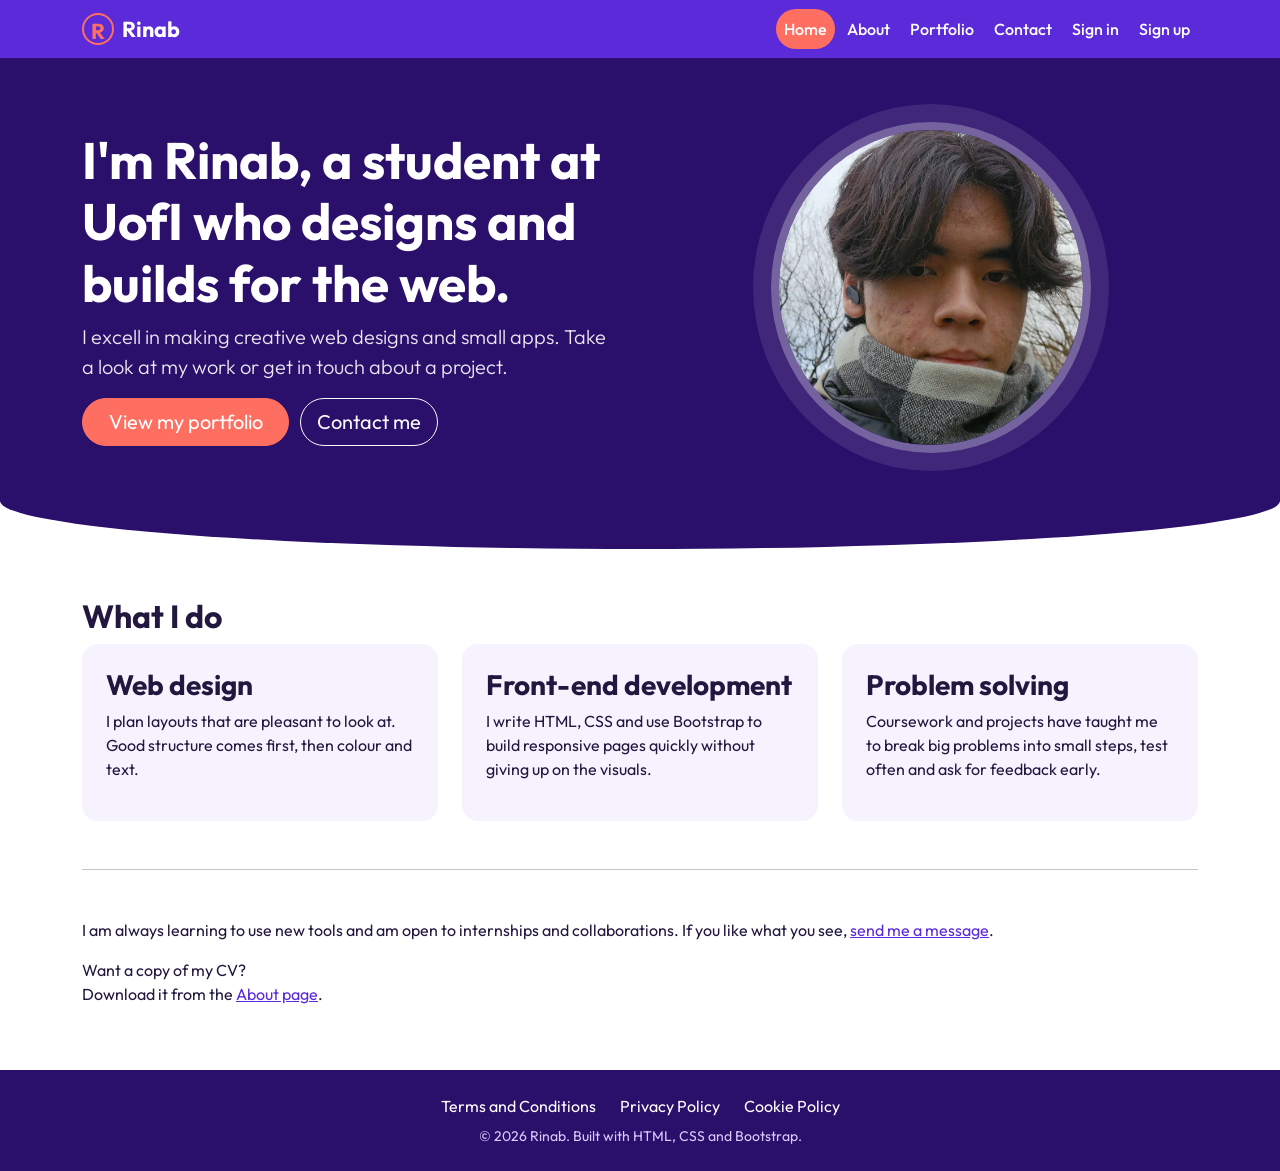
<file: index.html>
<html lang="en">
<head>
<meta charset="UTF-8">
<meta name="viewport" content="width=device-width, initial-scale=1">
<meta name="description" content="Rinab's personal portfolio website">
<title>Home | Rinab</title>
<link href="https://cdn.jsdelivr.net/npm/bootstrap@5.3.3/dist/css/bootstrap.min.css" rel="stylesheet">
<link rel="preconnect" href="https://fonts.googleapis.com">
<link href="https://fonts.googleapis.com/css2?family=Outfit:wght@400;500;600;700&display=swap" rel="stylesheet">
<link href="style.css" rel="stylesheet">
</head>
<body>
<header class="site-header">
<nav class="navbar navbar-expand-lg navbar-dark">
<div class="container">
<a class="navbar-brand" href="index.html"><span class="logo-mark">R</span> Rinab</a>
<button class="navbar-toggler" type="button" data-bs-toggle="collapse" data-bs-target="#menu" aria-controls="menu" aria-expanded="false" aria-label="Toggle menu"><span class="navbar-toggler-icon"></span></button>
<div class="collapse navbar-collapse" id="menu"><ul class="navbar-nav ms-auto gap-lg-1"><li class="nav-item"><a class="nav-link active" href="index.html" aria-current="page">Home</a></li><li class="nav-item"><a class="nav-link" href="about.html">About</a></li><li class="nav-item"><a class="nav-link" href="portfolio.html">Portfolio</a></li><li class="nav-item"><a class="nav-link" href="contact.html">Contact</a></li><li class="nav-item"><a class="nav-link" href="signin.html">Sign in</a></li><li class="nav-item"><a class="nav-link" href="signup.html">Sign up</a></li></ul></div>
</div>
</nav>
</header>
<main>
<section class="hero">
<div class="container">
<div class="row align-items-center g-5">
<div class="col-lg-6">
<h1>I'm Rinab, a student at UofI who designs and builds for the web.</h1>
<p class="lead">I excell in making creative web designs and small apps. Take a look at my work or get in touch about a project.</p>
<a class="btn btn-coral btn-lg me-2" href="portfolio.html">View my portfolio</a>
<a class="btn btn-outline-light btn-lg" href="contact.html">Contact me</a>
</div>
<div class="col-lg-6 text-center"><img class="avatar" src="Screenshot_20251001_205351_Gallery.jpg" alt="Rinab"><circle cx="100" cy="100" r="100" fill="#ff7a6b"/><circle cx="100" cy="80" r="34" fill="#fff"/><path d="M36 175c8-40 40-58 64-58s56 18 64 58a100 100 0 0 1-128 0z" fill="#fff"/></svg></div>
</div>
</div>
</section>
<section class="py-5">
<div class="container">
<h2>What I do</h2>
<div class="row g-4">
<article class="col-md-4"><div class="card-soft"><h3>Web design</h3><p>I plan layouts that are pleasant to look at. Good structure comes first, then colour and text.</p></div></article>
<article class="col-md-4"><div class="card-soft"><h3>Front-end development</h3><p>I write HTML, CSS and use Bootstrap to build responsive pages quickly without giving up on the visuals.</p></div></article>
<article class="col-md-4"><div class="card-soft"><h3>Problem solving</h3><p>Coursework and projects have taught me to break big problems into small steps, test often and ask for feedback early.</p></div></article>
</div>
<hr class="my-5">
<p>I am always learning to use new tools and am open to internships and collaborations. If you like what you see, <a href="contact.html">send me a message</a>.</p>
<p>Want a copy of my CV?<br>Download it from the <a href="about.html">About page</a>.</p>
</div>
</section>
</main>
<footer class="site-footer">
<div class="container text-center">
<ul class="list-inline mb-2"><li class="list-inline-item"><a class="footer-link" href="terms.html">Terms and Conditions</a></li><li class="list-inline-item"><a class="footer-link" href="privacy.html">Privacy Policy</a></li><li class="list-inline-item"><a class="footer-link" href="cookies.html">Cookie Policy</a></li></ul>
<p class="mb-0"><small>&copy; 2026 Rinab. Built with HTML, CSS and Bootstrap.</small></p>
</div>
</footer>
<script src="https://cdn.jsdelivr.net/npm/bootstrap@5.3.3/dist/js/bootstrap.bundle.min.js"></script>
</body>
</html>
</file>
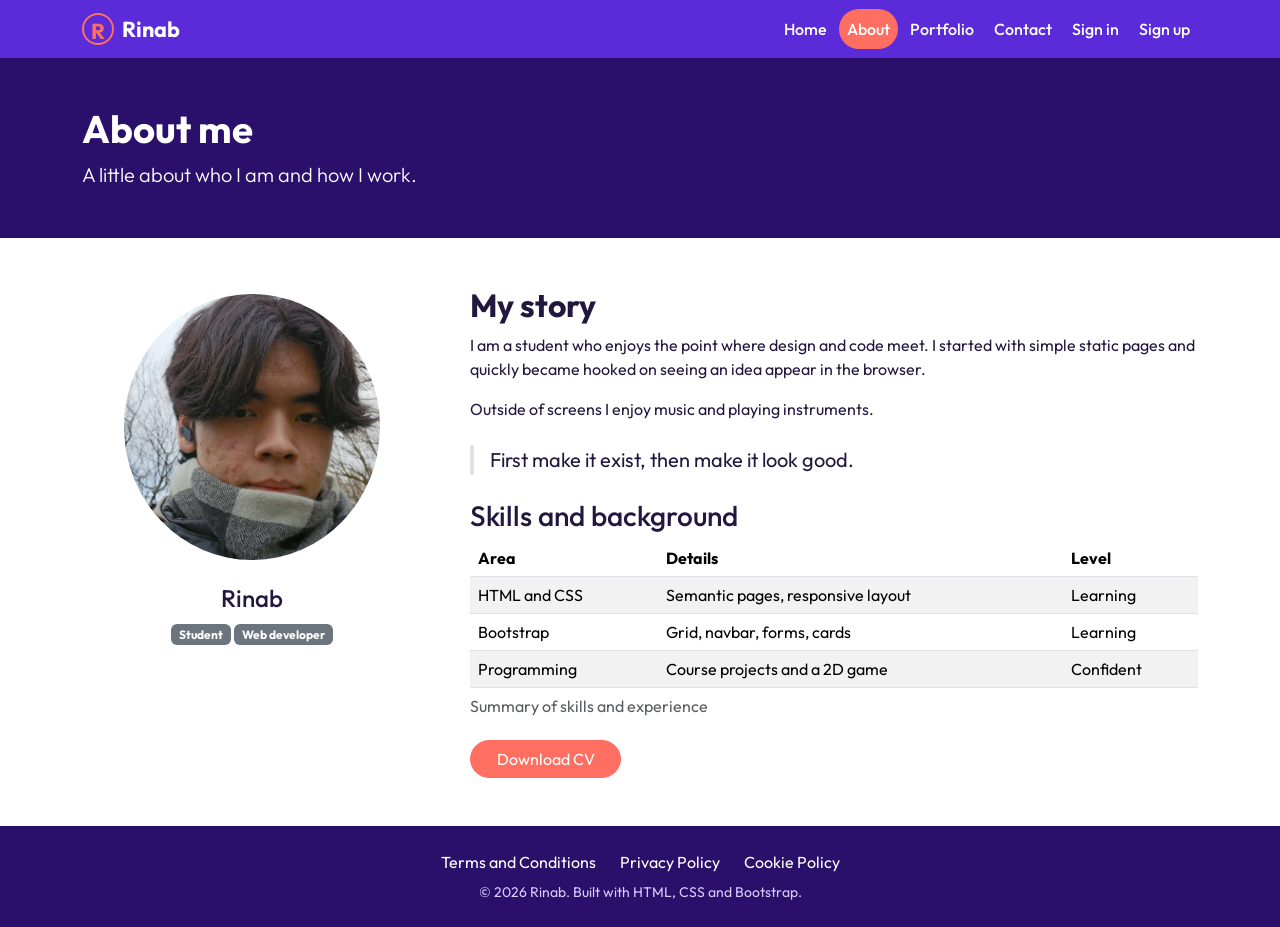
<file: about.html>
<html lang="en">
<head>
<meta charset="UTF-8">
<meta name="viewport" content="width=device-width, initial-scale=1">
<meta name="description" content="Rinab's personal portfolio website">
<title>About | Rinab</title>
<link href="https://cdn.jsdelivr.net/npm/bootstrap@5.3.3/dist/css/bootstrap.min.css" rel="stylesheet">
<link rel="preconnect" href="https://fonts.googleapis.com">
<link href="https://fonts.googleapis.com/css2?family=Outfit:wght@400;500;600;700&display=swap" rel="stylesheet">
<link href="style.css" rel="stylesheet">
</head>
<body>
<header class="site-header">
<nav class="navbar navbar-expand-lg navbar-dark">
<div class="container">
<a class="navbar-brand" href="index.html"><span class="logo-mark">R</span> Rinab</a>
<button class="navbar-toggler" type="button" data-bs-toggle="collapse" data-bs-target="#menu" aria-controls="menu" aria-expanded="false" aria-label="Toggle menu"><span class="navbar-toggler-icon"></span></button>
<div class="collapse navbar-collapse" id="menu"><ul class="navbar-nav ms-auto gap-lg-1"><li class="nav-item"><a class="nav-link" href="index.html">Home</a></li><li class="nav-item"><a class="nav-link active" href="about.html" aria-current="page">About</a></li><li class="nav-item"><a class="nav-link" href="portfolio.html">Portfolio</a></li><li class="nav-item"><a class="nav-link" href="contact.html">Contact</a></li><li class="nav-item"><a class="nav-link" href="signin.html">Sign in</a></li><li class="nav-item"><a class="nav-link" href="signup.html">Sign up</a></li></ul></div>
</div>
</nav>
</header>
<main>
<section class="page-banner"><div class="container"><h1>About me</h1><p class="lead mb-0">A little about who I am and how I work.</p></div></section>
<section class="py-5">
<div class="container">
<div class="row g-5">
<div class="col-lg-4 text-center"><img class="avatar" src="Screenshot_20251001_205351_Gallery.jpg" alt="Rinab"><circle cx="100" cy="100" r="100" fill="#ff7a6b"/><circle cx="100" cy="80" r="34" fill="#fff"/><path d="M36 175c8-40 40-58 64-58s56 18 64 58a100 100 0 0 1-128 0z" fill="#fff"/></svg><h2 class="h4 mt-3">Rinab</h2><p><span class="badge text-bg-secondary">Student</span> <span class="badge text-bg-secondary">Web developer</span></p></div>
<div class="col-lg-8">
<h2>My story</h2>
<p>I am a student who enjoys the point where design and code meet. I started with simple static pages and quickly became hooked on seeing an idea appear in the browser.</p>
<p>Outside of screens I enjoy music and playing instruments.</p>
<blockquote class="blockquote border-start border-4 ps-3 my-4"><p class="mb-0">First make it exist, then make it look good.</blockquote>
<h2 class="h3">Skills and background</h2>
<div class="table-responsive"><table class="table table-striped">
<caption>Summary of skills and experience</caption>
<thead><tr><th scope="col">Area</th><th scope="col">Details</th><th scope="col">Level</th></tr></thead>
<tbody>
<tr><td>HTML and CSS</td><td>Semantic pages, responsive layout</td><td>Learning</td></tr>
<tr><td>Bootstrap</td><td>Grid, navbar, forms, cards</td><td>Learning</td></tr>
<tr><td>Programming</td><td>Course projects and a 2D game</td><td>Confident</td></tr>
</tbody></table></div>
<a class="btn btn-coral" href="#" download>Download CV</a>
</div></div></div></section>
</main>
<footer class="site-footer">
<div class="container text-center">
<ul class="list-inline mb-2"><li class="list-inline-item"><a class="footer-link" href="terms.html">Terms and Conditions</a></li><li class="list-inline-item"><a class="footer-link" href="privacy.html">Privacy Policy</a></li><li class="list-inline-item"><a class="footer-link" href="cookies.html">Cookie Policy</a></li></ul>
<p class="mb-0"><small>&copy; 2026 Rinab. Built with HTML, CSS and Bootstrap.</small></p>
</div>
</footer>
<script src="https://cdn.jsdelivr.net/npm/bootstrap@5.3.3/dist/js/bootstrap.bundle.min.js"></script>
</body>
</html>
</file>
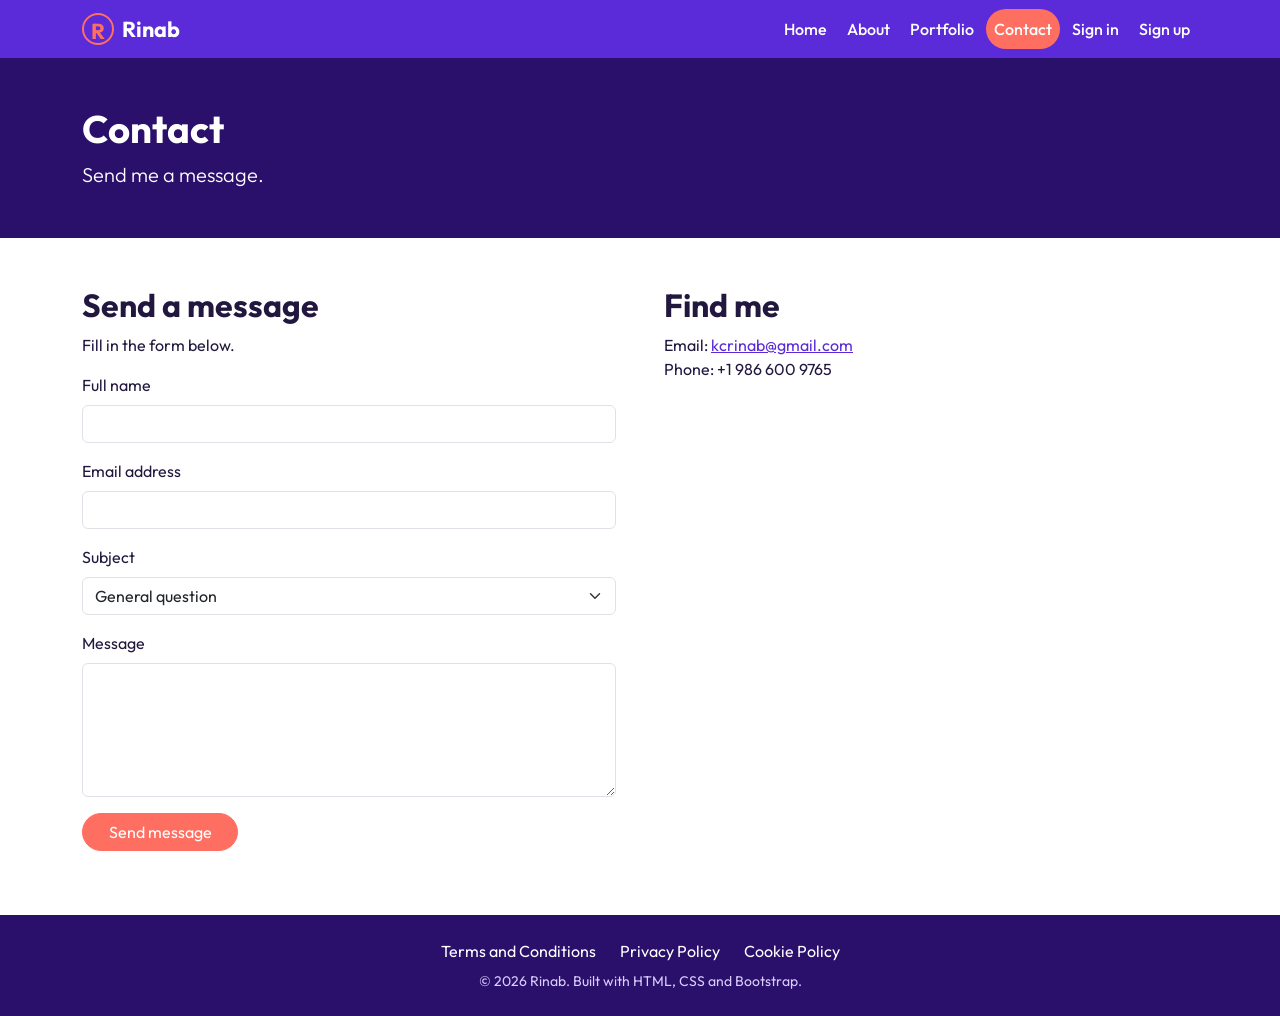
<file: contact.html>
<html lang="en">
<head>
<meta charset="UTF-8">
<meta name="viewport" content="width=device-width, initial-scale=1">
<meta name="description" content="Rinab's personal portfolio website">
<title>Contact | Rinab</title>
<link href="https://cdn.jsdelivr.net/npm/bootstrap@5.3.3/dist/css/bootstrap.min.css" rel="stylesheet">
<link rel="preconnect" href="https://fonts.googleapis.com">
<link href="https://fonts.googleapis.com/css2?family=Outfit:wght@400;500;600;700&display=swap" rel="stylesheet">
<link href="style.css" rel="stylesheet">
</head>
<body>
<header class="site-header">
<nav class="navbar navbar-expand-lg navbar-dark">
<div class="container">
<a class="navbar-brand" href="index.html"><span class="logo-mark">R</span> Rinab</a>
<button class="navbar-toggler" type="button" data-bs-toggle="collapse" data-bs-target="#menu" aria-controls="menu" aria-expanded="false" aria-label="Toggle menu"><span class="navbar-toggler-icon"></span></button>
<div class="collapse navbar-collapse" id="menu"><ul class="navbar-nav ms-auto gap-lg-1"><li class="nav-item"><a class="nav-link" href="index.html">Home</a></li><li class="nav-item"><a class="nav-link" href="about.html">About</a></li><li class="nav-item"><a class="nav-link" href="portfolio.html">Portfolio</a></li><li class="nav-item"><a class="nav-link active" href="contact.html" aria-current="page">Contact</a></li><li class="nav-item"><a class="nav-link" href="signin.html">Sign in</a></li><li class="nav-item"><a class="nav-link" href="signup.html">Sign up</a></li></ul></div>
</div>
</nav>
</header>
<main>
<section class="page-banner"><div class="container"><h1>Contact</h1><p class="lead mb-0">Send me a message.</p></div></section>
<section class="py-5"><div class="container">
<div class="row g-5">
<div class="col-lg-6">
<h2>Send a message</h2>
<p>Fill in the form below.</p>
<form action="#" method="post">
<div class="mb-3"><label for="name" class="form-label">Full name</label><input type="text" class="form-control" id="name" name="name" required></div>
<div class="mb-3"><label for="email" class="form-label">Email address</label><input type="email" class="form-control" id="email" name="email" required></div>
<div class="mb-3"><label for="subject" class="form-label">Subject</label><select class="form-select" id="subject" name="subject"><option>General question</option><option>Project enquiry</option><option>Internship</option></select></div>
<div class="mb-3"><label for="message" class="form-label">Message</label><textarea class="form-control" id="message" name="message" rows="5" required></textarea></div>
<button type="submit" class="btn btn-coral">Send message</button>
</form></div>
<div class="col-lg-6">
<h2>Find me</h2>
<address>Email: <a href="mailto:kcrinab@gmail.com">kcrinab@gmail.com</a><br>Phone: +1 986 600 9765</address>
<div class="ratio ratio-4x3"><iframe title="Map showing my location" src="https://maps.google.com/maps?width=520&amp;height=400&amp;hl=en&amp;q=1204%20S%20Main%20St.%2C%2083843%20Moscow&amp;z=15&amp;ie=UTF8&amp;iwloc=B&amp;output=embed" loading="lazy" allowfullscreen></iframe></div>
</div></div></div></section>
</main>
<footer class="site-footer">
<div class="container text-center">
<ul class="list-inline mb-2"><li class="list-inline-item"><a class="footer-link" href="terms.html">Terms and Conditions</a></li><li class="list-inline-item"><a class="footer-link" href="privacy.html">Privacy Policy</a></li><li class="list-inline-item"><a class="footer-link" href="cookies.html">Cookie Policy</a></li></ul>
<p class="mb-0"><small>&copy; 2026 Rinab. Built with HTML, CSS and Bootstrap.</small></p>
</div>
</footer>
<script src="https://cdn.jsdelivr.net/npm/bootstrap@5.3.3/dist/js/bootstrap.bundle.min.js"></script>
</body>
</html>
</file>
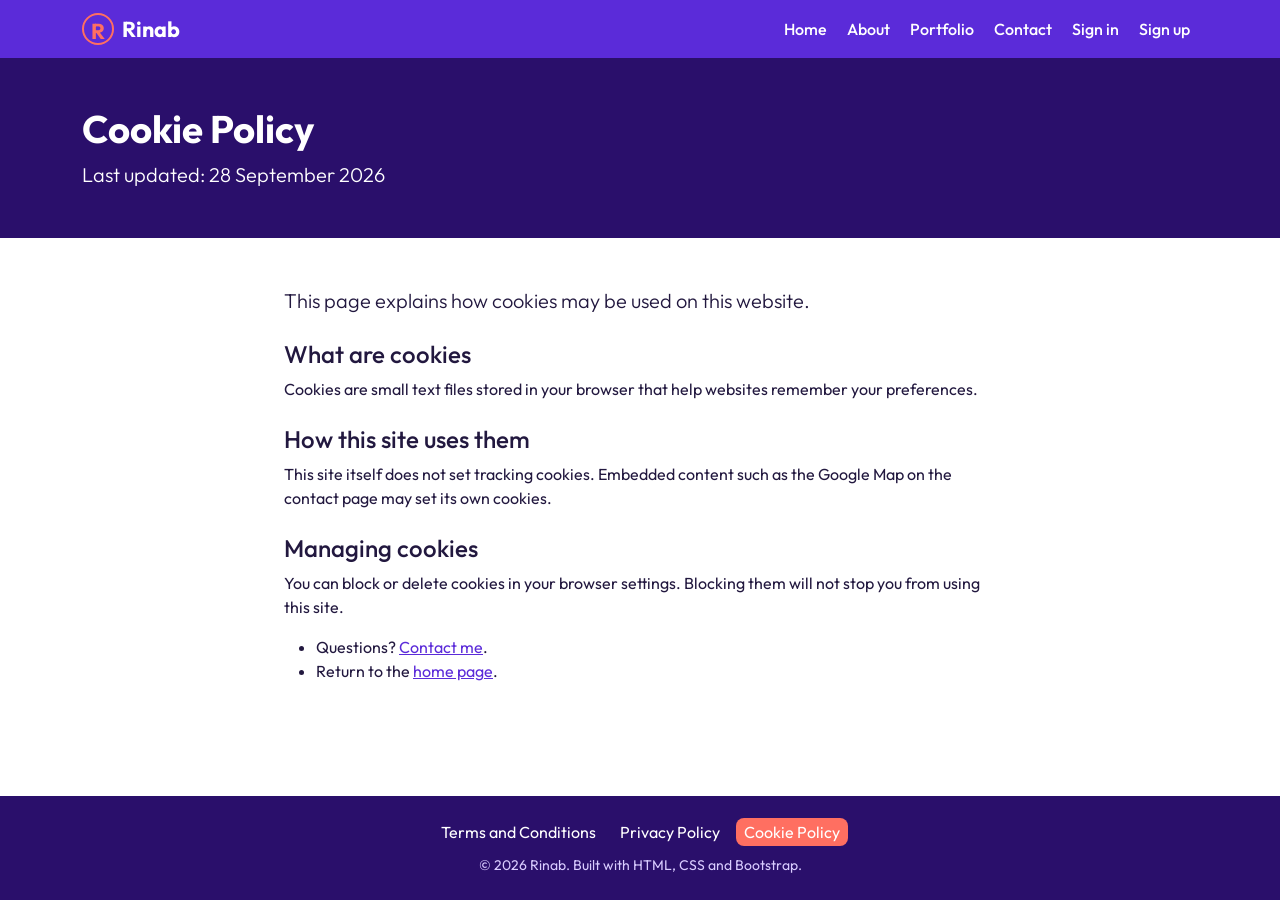
<file: cookies.html>
<!DOCTYPE html>
<html lang="en">
<head>
<meta charset="UTF-8">
<meta name="viewport" content="width=device-width, initial-scale=1">
<meta name="description" content="Rinab's personal portfolio website">
<title>Cookie Policy | Rinab</title>
<link href="https://cdn.jsdelivr.net/npm/bootstrap@5.3.3/dist/css/bootstrap.min.css" rel="stylesheet">
<link rel="preconnect" href="https://fonts.googleapis.com">
<link href="https://fonts.googleapis.com/css2?family=Outfit:wght@400;500;600;700&display=swap" rel="stylesheet">
<link href="style.css" rel="stylesheet">
</head>
<body>
<header class="site-header">
<nav class="navbar navbar-expand-lg navbar-dark">
<div class="container">
<a class="navbar-brand" href="index.html"><span class="logo-mark">R</span> Rinab</a>
<button class="navbar-toggler" type="button" data-bs-toggle="collapse" data-bs-target="#menu" aria-controls="menu" aria-expanded="false" aria-label="Toggle menu"><span class="navbar-toggler-icon"></span></button>
<div class="collapse navbar-collapse" id="menu"><ul class="navbar-nav ms-auto gap-lg-1"><li class="nav-item"><a class="nav-link" href="index.html">Home</a></li><li class="nav-item"><a class="nav-link" href="about.html">About</a></li><li class="nav-item"><a class="nav-link" href="portfolio.html">Portfolio</a></li><li class="nav-item"><a class="nav-link" href="contact.html">Contact</a></li><li class="nav-item"><a class="nav-link" href="signin.html">Sign in</a></li><li class="nav-item"><a class="nav-link" href="signup.html">Sign up</a></li></ul></div>
</div>
</nav>
</header>
<main>
<section class="page-banner"><div class="container"><h1>Cookie Policy</h1><p class="lead mb-0">Last updated: 28 September 2026</p></div></section><section class="py-5"><div class="container legal"><p class="lead">This page explains how cookies may be used on this website.</p><h2 class="h4 mt-4">What are cookies</h2><p>Cookies are small text files stored in your browser that help websites remember your preferences.</p><h2 class="h4 mt-4">How this site uses them</h2><p>This site itself does not set tracking cookies. Embedded content such as the Google Map on the contact page may set its own cookies.</p><h2 class="h4 mt-4">Managing cookies</h2><p>You can block or delete cookies in your browser settings. Blocking them will not stop you from using this site.</p><ul><li>Questions? <a href="contact.html">Contact me</a>.</li><li>Return to the <a href="index.html">home page</a>.</li></ul></div></section>
</main>
<footer class="site-footer">
<div class="container text-center">
<ul class="list-inline mb-2"><li class="list-inline-item"><a class="footer-link" href="terms.html">Terms and Conditions</a></li><li class="list-inline-item"><a class="footer-link" href="privacy.html">Privacy Policy</a></li><li class="list-inline-item"><a class="footer-link active" href="cookies.html">Cookie Policy</a></li></ul>
<p class="mb-0"><small>&copy; 2026 Rinab. Built with HTML, CSS and Bootstrap.</small></p>
</div>
</footer>
<script src="https://cdn.jsdelivr.net/npm/bootstrap@5.3.3/dist/js/bootstrap.bundle.min.js"></script>
</body>
</html>
</file>
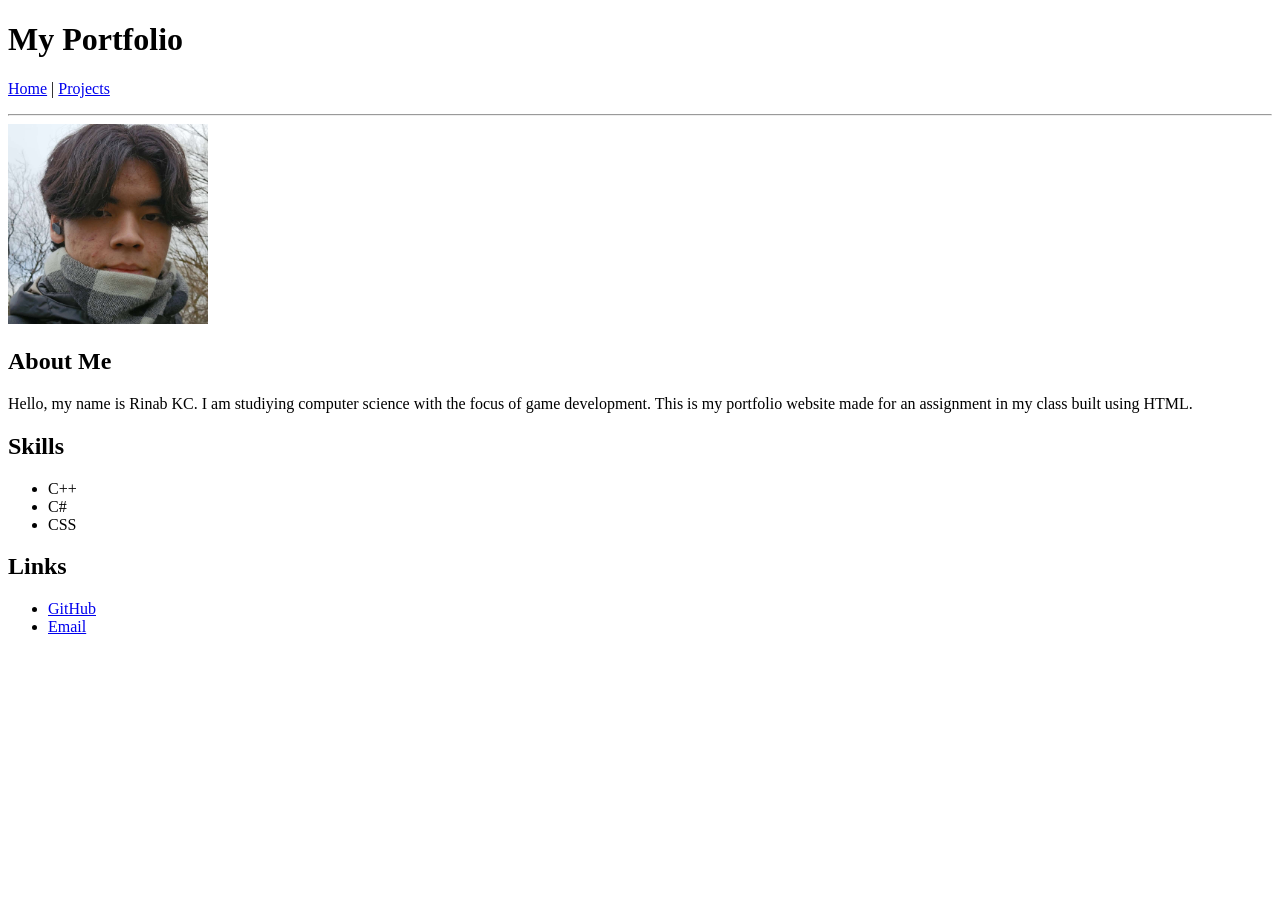
<file: port.html>
<!DOCTYPE html>
<html>
<head>
<title>My Portfolio</title>
</head>
<body>

<h1>My Portfolio</h1>

<p><a href="index.html">Home</a> | <a href="projects.html">Projects</a></p>

<hr>

<img src="Screenshot_20251001_205351_Gallery.jpg" width="200" height="200">

<h2>About Me</h2>
<p>Hello, my name is Rinab KC. I am studiying computer science with the focus of game development. This is my portfolio website made for an assignment in my class built using HTML.</p>

<h2>Skills</h2>
<ul>
  <li>C++</li>
  <li>C#</li>
  <li>CSS</li>
</ul>

<h2>Links</h2>
<ul>
  <li><a href="https://github.com/alpacoloco">GitHub</a></li>
  <li><a href="mailto:kc4087@vandals.uidaho.edu">Email</a></li>
</ul>

</body>
</html>
</file>
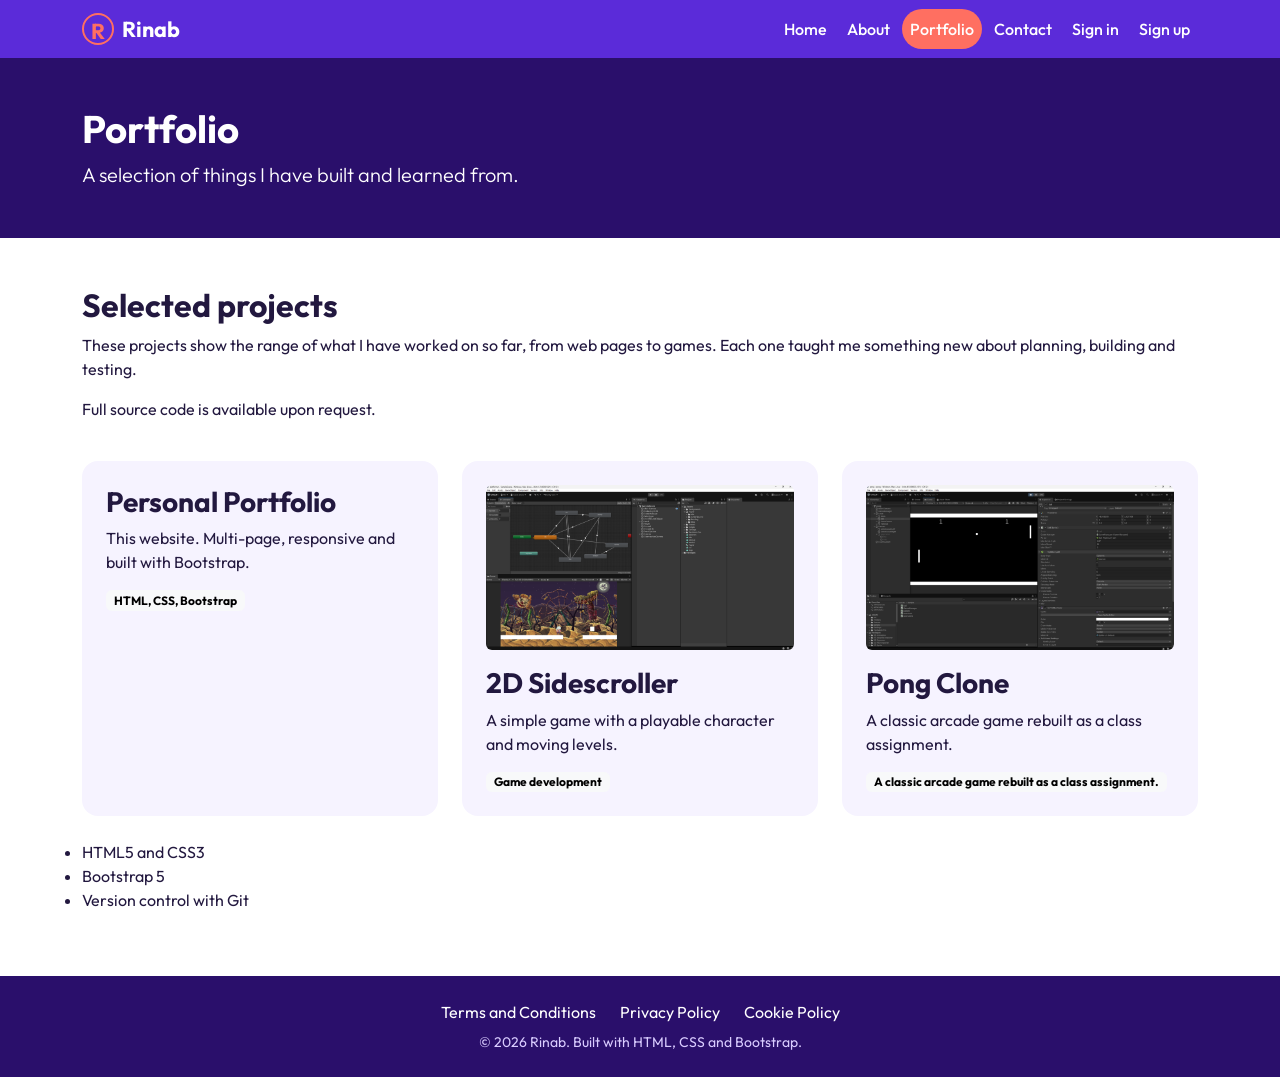
<file: portfolio.html>
<html lang="en">
<head>
<meta charset="UTF-8">
<meta name="viewport" content="width=device-width, initial-scale=1">
<meta name="description" content="Rinab's personal portfolio website">
<title>Portfolio | Rinab</title>
<link href="https://cdn.jsdelivr.net/npm/bootstrap@5.3.3/dist/css/bootstrap.min.css" rel="stylesheet">
<link rel="preconnect" href="https://fonts.googleapis.com">
<link href="https://fonts.googleapis.com/css2?family=Outfit:wght@400;500;600;700&display=swap" rel="stylesheet">
<link href="style.css" rel="stylesheet">
</head>
<body>
<header class="site-header">
<nav class="navbar navbar-expand-lg navbar-dark">
<div class="container">
<a class="navbar-brand" href="index.html"><span class="logo-mark">R</span> Rinab</a>
<button class="navbar-toggler" type="button" data-bs-toggle="collapse" data-bs-target="#menu" aria-controls="menu" aria-expanded="false" aria-label="Toggle menu"><span class="navbar-toggler-icon"></span></button>
<div class="collapse navbar-collapse" id="menu"><ul class="navbar-nav ms-auto gap-lg-1"><li class="nav-item"><a class="nav-link" href="index.html">Home</a></li><li class="nav-item"><a class="nav-link" href="about.html">About</a></li><li class="nav-item"><a class="nav-link active" href="portfolio.html" aria-current="page">Portfolio</a></li><li class="nav-item"><a class="nav-link" href="contact.html">Contact</a></li><li class="nav-item"><a class="nav-link" href="signin.html">Sign in</a></li><li class="nav-item"><a class="nav-link" href="signup.html">Sign up</a></li></ul></div>
</div>
</nav>
</header>
<main>
<section class="page-banner"><div class="container"><h1>Portfolio</h1><p class="lead mb-0">A selection of things I have built and learned from.</p></div></section>
<section class="py-5"><div class="container">
<h2>Selected projects</h2>
<p>These projects show the range of what I have worked on so far, from web pages to games. Each one taught me something new about planning, building and testing.</p>
<p>Full source code is available upon request.</p>
<div class="row g-4 mt-1"><article class="col-md-6 col-lg-4"><div class="card-soft h-100"><h3>Personal Portfolio</h3><p>This website. Multi-page, responsive and built with Bootstrap.</p><span class="badge text-bg-light">HTML, CSS, Bootstrap</span></div></article><article class="col-md-6 col-lg-4"><div class="card-soft h-100"><img class="img-fluid rounded mb-3" src="Screenshot 2026-09-15 171603.png" alt="Screenshot of Personal Portfolio"><h3>2D Sidescroller</h3><p>A simple game with a playable character and moving levels.</p><span class="badge text-bg-light">Game development</span></div></article><article class="col-md-6 col-lg-4"><div class="card-soft h-100"><img class="img-fluid rounded mb-3" src="Screenshot 2026-08-29 184834.png" alt="Screenshot of Personal Portfolio"><h3>Pong Clone</h3><p>A classic arcade game rebuilt as a class assignment.</p><span class="badge text-bg-light">A classic arcade game rebuilt as a class assignment.</span></div></article>
<ul><li>HTML5 and CSS3</li><li>Bootstrap 5</li><li>Version control with Git</li></ul>
</div></section>
</main>
<footer class="site-footer">
<div class="container text-center">
<ul class="list-inline mb-2"><li class="list-inline-item"><a class="footer-link" href="terms.html">Terms and Conditions</a></li><li class="list-inline-item"><a class="footer-link" href="privacy.html">Privacy Policy</a></li><li class="list-inline-item"><a class="footer-link" href="cookies.html">Cookie Policy</a></li></ul>
<p class="mb-0"><small>&copy; 2026 Rinab. Built with HTML, CSS and Bootstrap.</small></p>
</div>
</footer>
<script src="https://cdn.jsdelivr.net/npm/bootstrap@5.3.3/dist/js/bootstrap.bundle.min.js"></script>
</body>
</html>
</file>
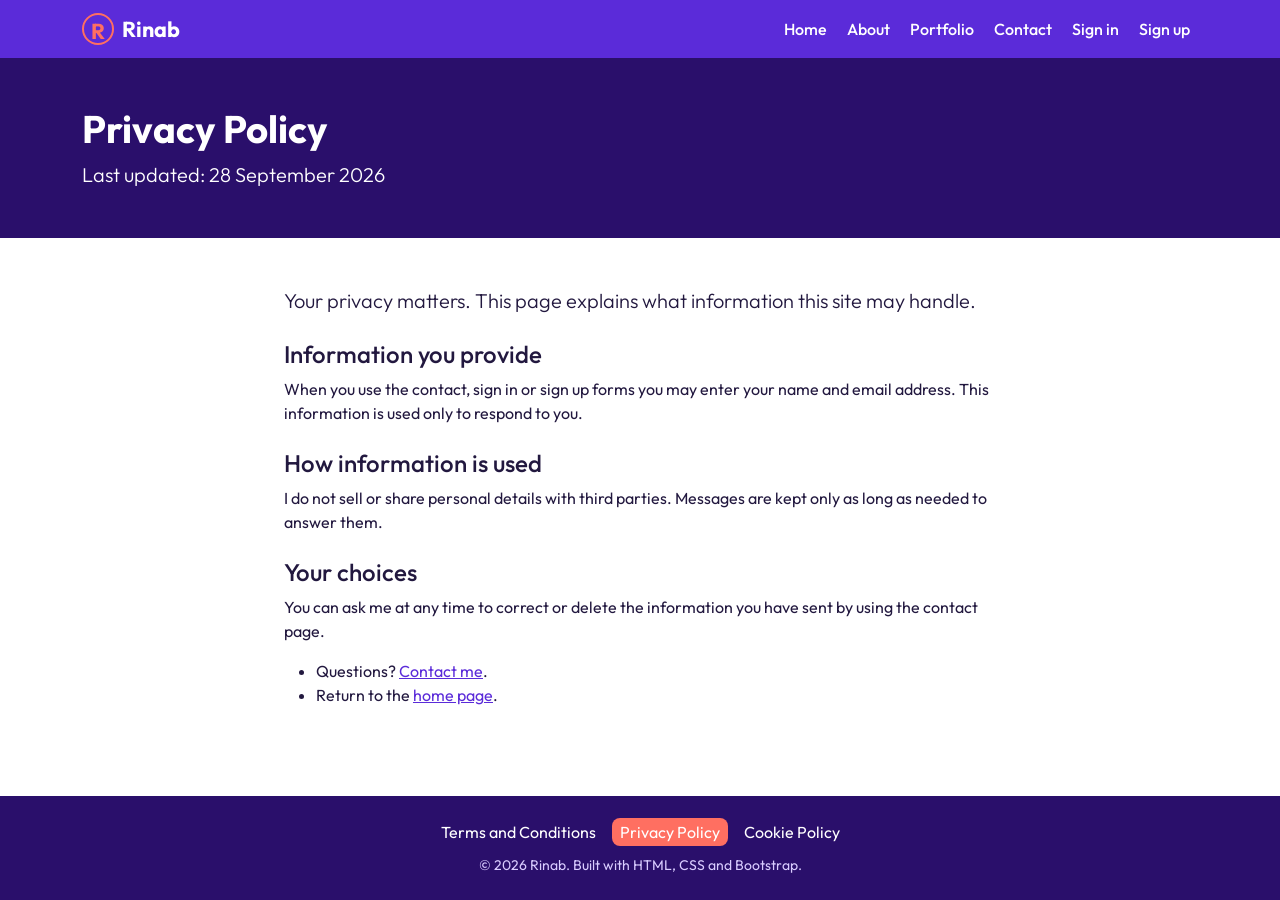
<file: privacy.html>
<!DOCTYPE html>
<html lang="en">
<head>
<meta charset="UTF-8">
<meta name="viewport" content="width=device-width, initial-scale=1">
<meta name="description" content="Rinab's personal portfolio website">
<title>Privacy Policy | Rinab</title>
<link href="https://cdn.jsdelivr.net/npm/bootstrap@5.3.3/dist/css/bootstrap.min.css" rel="stylesheet">
<link rel="preconnect" href="https://fonts.googleapis.com">
<link href="https://fonts.googleapis.com/css2?family=Outfit:wght@400;500;600;700&display=swap" rel="stylesheet">
<link href="style.css" rel="stylesheet">
</head>
<body>
<header class="site-header">
<nav class="navbar navbar-expand-lg navbar-dark">
<div class="container">
<a class="navbar-brand" href="index.html"><span class="logo-mark">R</span> Rinab</a>
<button class="navbar-toggler" type="button" data-bs-toggle="collapse" data-bs-target="#menu" aria-controls="menu" aria-expanded="false" aria-label="Toggle menu"><span class="navbar-toggler-icon"></span></button>
<div class="collapse navbar-collapse" id="menu"><ul class="navbar-nav ms-auto gap-lg-1"><li class="nav-item"><a class="nav-link" href="index.html">Home</a></li><li class="nav-item"><a class="nav-link" href="about.html">About</a></li><li class="nav-item"><a class="nav-link" href="portfolio.html">Portfolio</a></li><li class="nav-item"><a class="nav-link" href="contact.html">Contact</a></li><li class="nav-item"><a class="nav-link" href="signin.html">Sign in</a></li><li class="nav-item"><a class="nav-link" href="signup.html">Sign up</a></li></ul></div>
</div>
</nav>
</header>
<main>
<section class="page-banner"><div class="container"><h1>Privacy Policy</h1><p class="lead mb-0">Last updated: 28 September 2026</p></div></section><section class="py-5"><div class="container legal"><p class="lead">Your privacy matters. This page explains what information this site may handle.</p><h2 class="h4 mt-4">Information you provide</h2><p>When you use the contact, sign in or sign up forms you may enter your name and email address. This information is used only to respond to you.</p><h2 class="h4 mt-4">How information is used</h2><p>I do not sell or share personal details with third parties. Messages are kept only as long as needed to answer them.</p><h2 class="h4 mt-4">Your choices</h2><p>You can ask me at any time to correct or delete the information you have sent by using the contact page.</p><ul><li>Questions? <a href="contact.html">Contact me</a>.</li><li>Return to the <a href="index.html">home page</a>.</li></ul></div></section>
</main>
<footer class="site-footer">
<div class="container text-center">
<ul class="list-inline mb-2"><li class="list-inline-item"><a class="footer-link" href="terms.html">Terms and Conditions</a></li><li class="list-inline-item"><a class="footer-link active" href="privacy.html">Privacy Policy</a></li><li class="list-inline-item"><a class="footer-link" href="cookies.html">Cookie Policy</a></li></ul>
<p class="mb-0"><small>&copy; 2026 Rinab. Built with HTML, CSS and Bootstrap.</small></p>
</div>
</footer>
<script src="https://cdn.jsdelivr.net/npm/bootstrap@5.3.3/dist/js/bootstrap.bundle.min.js"></script>
</body>
</html>
</file>
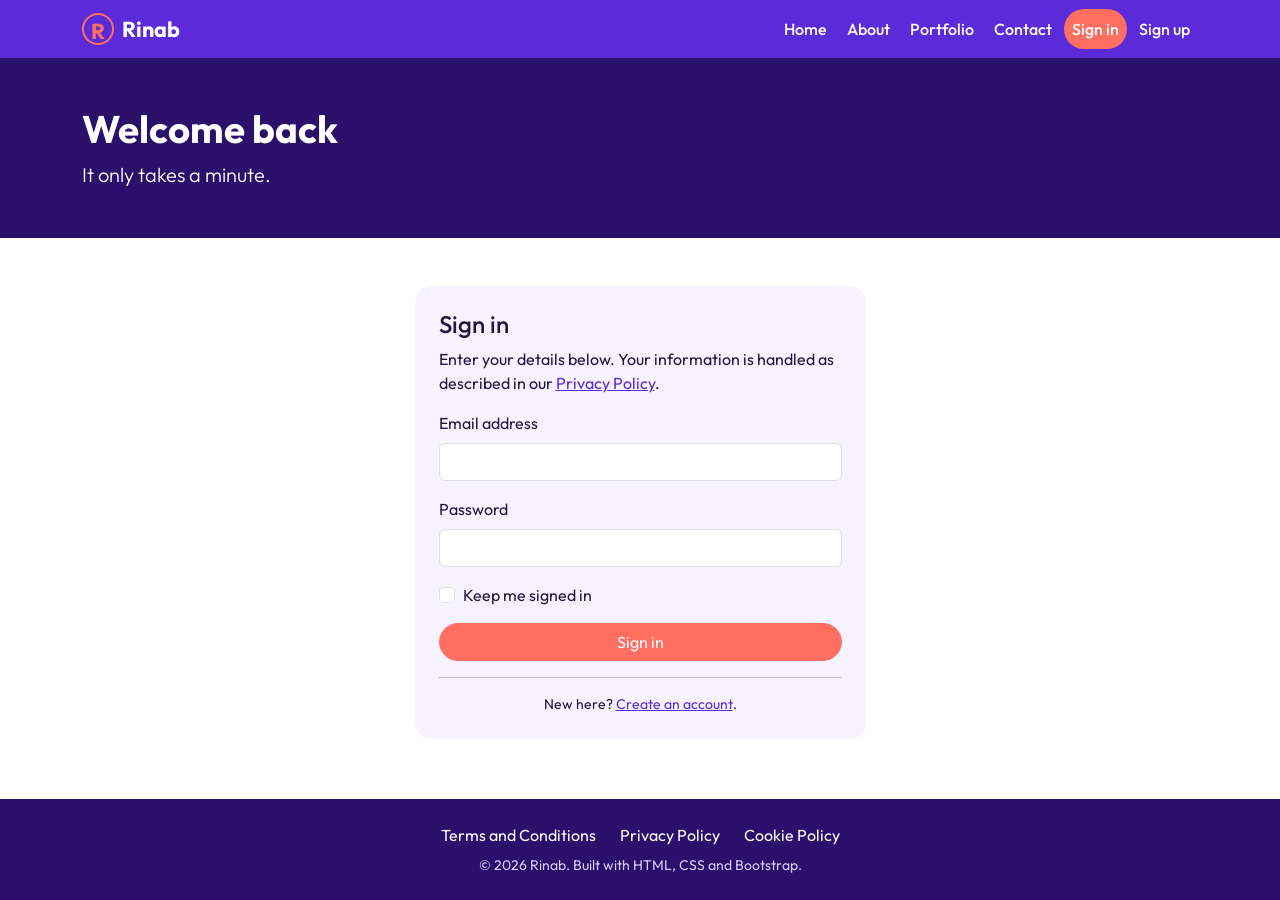
<file: signin.html>
<html lang="en">
<head>
<meta charset="UTF-8">
<meta name="viewport" content="width=device-width, initial-scale=1">
<meta name="description" content="Rinab's personal portfolio website">
<title>Sign in | Rinab</title>
<link href="https://cdn.jsdelivr.net/npm/bootstrap@5.3.3/dist/css/bootstrap.min.css" rel="stylesheet">
<link rel="preconnect" href="https://fonts.googleapis.com">
<link href="https://fonts.googleapis.com/css2?family=Outfit:wght@400;500;600;700&display=swap" rel="stylesheet">
<link href="style.css" rel="stylesheet">
</head>
<body>
<header class="site-header">
<nav class="navbar navbar-expand-lg navbar-dark">
<div class="container">
<a class="navbar-brand" href="index.html"><span class="logo-mark">R</span> Rinab</a>
<button class="navbar-toggler" type="button" data-bs-toggle="collapse" data-bs-target="#menu" aria-controls="menu" aria-expanded="false" aria-label="Toggle menu"><span class="navbar-toggler-icon"></span></button>
<div class="collapse navbar-collapse" id="menu"><ul class="navbar-nav ms-auto gap-lg-1"><li class="nav-item"><a class="nav-link" href="index.html">Home</a></li><li class="nav-item"><a class="nav-link" href="about.html">About</a></li><li class="nav-item"><a class="nav-link" href="portfolio.html">Portfolio</a></li><li class="nav-item"><a class="nav-link" href="contact.html">Contact</a></li><li class="nav-item"><a class="nav-link active" href="signin.html" aria-current="page">Sign in</a></li><li class="nav-item"><a class="nav-link" href="signup.html">Sign up</a></li></ul></div>
</div>
</nav>
</header>
<main>
<section class="page-banner"><div class="container"><h1>Welcome back</h1><p class="lead mb-0">It only takes a minute.</p></div></section>
<section class="py-5"><div class="container"><div class="row justify-content-center"><div class="col-md-8 col-lg-5">
<div class="card-soft">
<h2 class="h4">Sign in</h2>
<p>Enter your details below. Your information is handled as described in our <a href="privacy.html">Privacy Policy</a>.</p>
<form action="#" method="post">

<div class="mb-3"><label for="email" class="form-label">Email address</label><input type="email" class="form-control" id="email" required></div>
<div class="mb-3"><label for="password" class="form-label">Password</label><input type="password" class="form-control" id="password" minlength="8" required></div>
<div class="form-check mb-3"><input class="form-check-input" type="checkbox" id="remember"><label class="form-check-label" for="remember">Keep me signed in</label></div>
<button type="submit" class="btn btn-coral w-100">Sign in</button>
</form>
<hr><p class="mb-0 text-center"><small>New here? <a href="signup.html">Create an account</a>.</small></p>
</div></div></div></div></section>
</main>
<footer class="site-footer">
<div class="container text-center">
<ul class="list-inline mb-2"><li class="list-inline-item"><a class="footer-link" href="terms.html">Terms and Conditions</a></li><li class="list-inline-item"><a class="footer-link" href="privacy.html">Privacy Policy</a></li><li class="list-inline-item"><a class="footer-link" href="cookies.html">Cookie Policy</a></li></ul>
<p class="mb-0"><small>&copy; 2026 Rinab. Built with HTML, CSS and Bootstrap.</small></p>
</div>
</footer>
<script src="https://cdn.jsdelivr.net/npm/bootstrap@5.3.3/dist/js/bootstrap.bundle.min.js"></script>
</body>
</html>
</file>
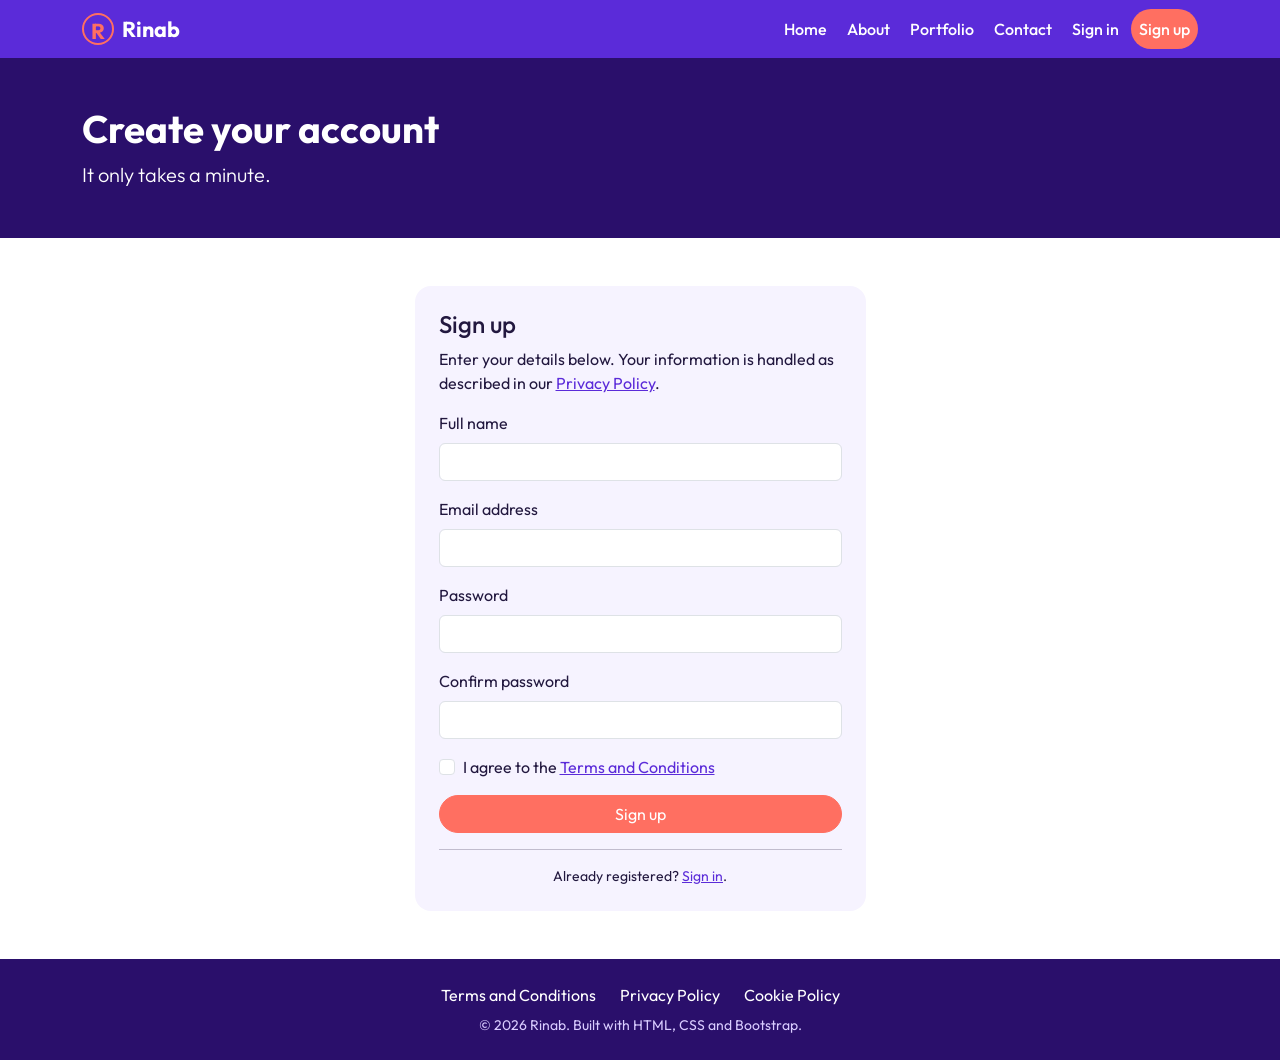
<file: signup.html>
<html lang="en">
<head>
<meta charset="UTF-8">
<meta name="viewport" content="width=device-width, initial-scale=1">
<meta name="description" content="Rinab's personal portfolio website">
<title>Sign up | Rinab</title>
<link href="https://cdn.jsdelivr.net/npm/bootstrap@5.3.3/dist/css/bootstrap.min.css" rel="stylesheet">
<link rel="preconnect" href="https://fonts.googleapis.com">
<link href="https://fonts.googleapis.com/css2?family=Outfit:wght@400;500;600;700&display=swap" rel="stylesheet">
<link href="style.css" rel="stylesheet">
</head>
<body>
<header class="site-header">
<nav class="navbar navbar-expand-lg navbar-dark">
<div class="container">
<a class="navbar-brand" href="index.html"><span class="logo-mark">R</span> Rinab</a>
<button class="navbar-toggler" type="button" data-bs-toggle="collapse" data-bs-target="#menu" aria-controls="menu" aria-expanded="false" aria-label="Toggle menu"><span class="navbar-toggler-icon"></span></button>
<div class="collapse navbar-collapse" id="menu"><ul class="navbar-nav ms-auto gap-lg-1"><li class="nav-item"><a class="nav-link" href="index.html">Home</a></li><li class="nav-item"><a class="nav-link" href="about.html">About</a></li><li class="nav-item"><a class="nav-link" href="portfolio.html">Portfolio</a></li><li class="nav-item"><a class="nav-link" href="contact.html">Contact</a></li><li class="nav-item"><a class="nav-link" href="signin.html">Sign in</a></li><li class="nav-item"><a class="nav-link active" href="signup.html" aria-current="page">Sign up</a></li></ul></div>
</div>
</nav>
</header>
<main>
<section class="page-banner"><div class="container"><h1>Create your account</h1><p class="lead mb-0">It only takes a minute.</p></div></section>
<section class="py-5"><div class="container"><div class="row justify-content-center"><div class="col-md-8 col-lg-5">
<div class="card-soft">
<h2 class="h4">Sign up</h2>
<p>Enter your details below. Your information is handled as described in our <a href="privacy.html">Privacy Policy</a>.</p>
<form action="#" method="post">
<div class="mb-3"><label for="fullname" class="form-label">Full name</label><input type="text" class="form-control" id="fullname" required></div>
<div class="mb-3"><label for="email" class="form-label">Email address</label><input type="email" class="form-control" id="email" required></div>
<div class="mb-3"><label for="password" class="form-label">Password</label><input type="password" class="form-control" id="password" minlength="8" required></div>
<div class="mb-3"><label for="confirm" class="form-label">Confirm password</label><input type="password" class="form-control" id="confirm" required></div><div class="form-check mb-3"><input class="form-check-input" type="checkbox" id="agree" required><label class="form-check-label" for="agree">I agree to the <a href="terms.html">Terms and Conditions</a></label></div>
<button type="submit" class="btn btn-coral w-100">Sign up</button>
</form>
<hr><p class="mb-0 text-center"><small>Already registered? <a href="signin.html">Sign in</a>.</small></p>
</div></div></div></div></section>
</main>
<footer class="site-footer">
<div class="container text-center">
<ul class="list-inline mb-2"><li class="list-inline-item"><a class="footer-link" href="terms.html">Terms and Conditions</a></li><li class="list-inline-item"><a class="footer-link" href="privacy.html">Privacy Policy</a></li><li class="list-inline-item"><a class="footer-link" href="cookies.html">Cookie Policy</a></li></ul>
<p class="mb-0"><small>&copy; 2026 Rinab. Built with HTML, CSS and Bootstrap.</small></p>
</div>
</footer>
<script src="https://cdn.jsdelivr.net/npm/bootstrap@5.3.3/dist/js/bootstrap.bundle.min.js"></script>
</body>
</html>
</file>
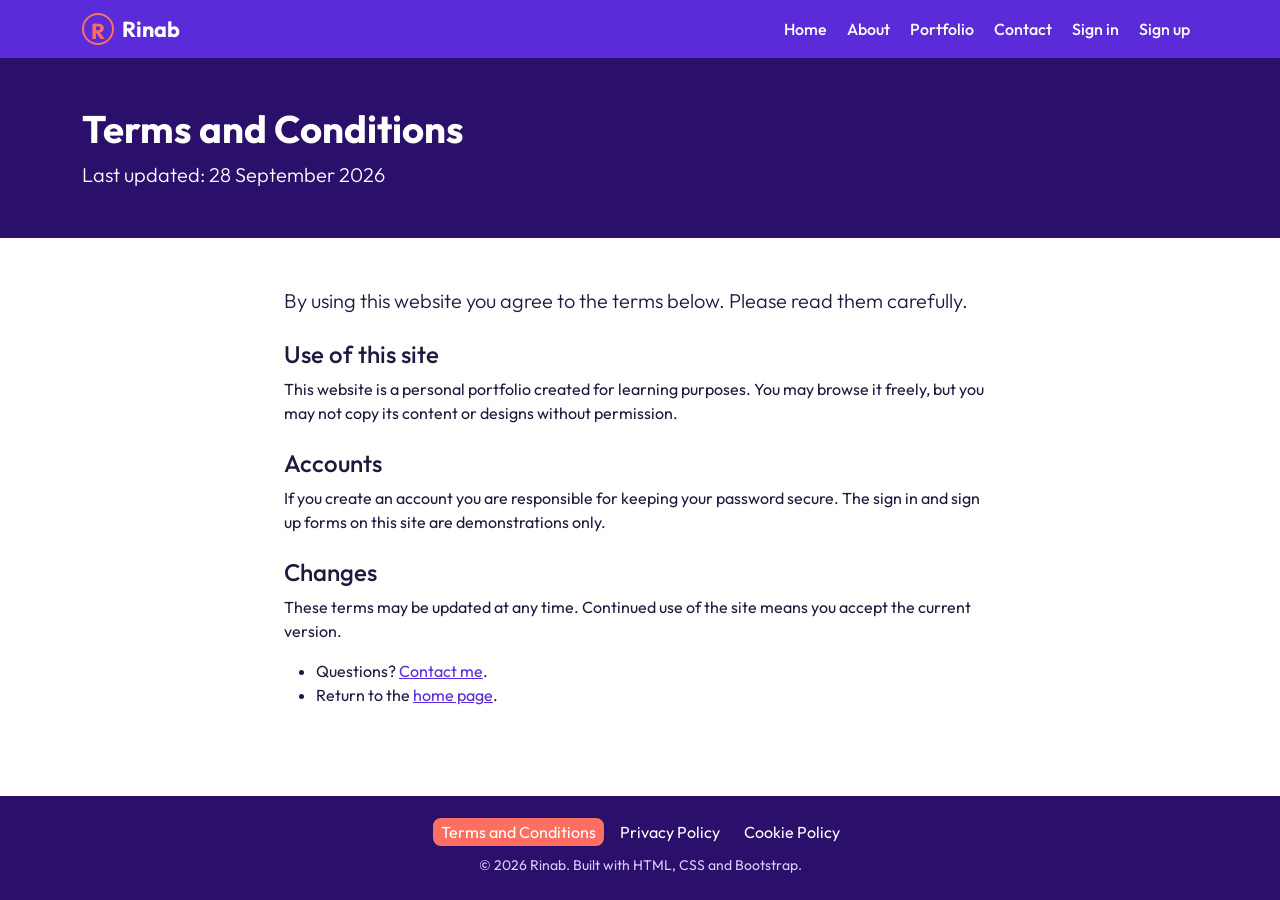
<file: terms.html>
<!DOCTYPE html>
<html lang="en">
<head>
<meta charset="UTF-8">
<meta name="viewport" content="width=device-width, initial-scale=1">
<meta name="description" content="Rinab's personal portfolio website">
<title>Terms and Conditions | Rinab</title>
<link href="https://cdn.jsdelivr.net/npm/bootstrap@5.3.3/dist/css/bootstrap.min.css" rel="stylesheet">
<link rel="preconnect" href="https://fonts.googleapis.com">
<link href="https://fonts.googleapis.com/css2?family=Outfit:wght@400;500;600;700&display=swap" rel="stylesheet">
<link href="style.css" rel="stylesheet">
</head>
<body>
<header class="site-header">
<nav class="navbar navbar-expand-lg navbar-dark">
<div class="container">
<a class="navbar-brand" href="index.html"><span class="logo-mark">R</span> Rinab</a>
<button class="navbar-toggler" type="button" data-bs-toggle="collapse" data-bs-target="#menu" aria-controls="menu" aria-expanded="false" aria-label="Toggle menu"><span class="navbar-toggler-icon"></span></button>
<div class="collapse navbar-collapse" id="menu"><ul class="navbar-nav ms-auto gap-lg-1"><li class="nav-item"><a class="nav-link" href="index.html">Home</a></li><li class="nav-item"><a class="nav-link" href="about.html">About</a></li><li class="nav-item"><a class="nav-link" href="portfolio.html">Portfolio</a></li><li class="nav-item"><a class="nav-link" href="contact.html">Contact</a></li><li class="nav-item"><a class="nav-link" href="signin.html">Sign in</a></li><li class="nav-item"><a class="nav-link" href="signup.html">Sign up</a></li></ul></div>
</div>
</nav>
</header>
<main>
<section class="page-banner"><div class="container"><h1>Terms and Conditions</h1><p class="lead mb-0">Last updated: 28 September 2026</p></div></section><section class="py-5"><div class="container legal"><p class="lead">By using this website you agree to the terms below. Please read them carefully.</p><h2 class="h4 mt-4">Use of this site</h2><p>This website is a personal portfolio created for learning purposes. You may browse it freely, but you may not copy its content or designs without permission.</p><h2 class="h4 mt-4">Accounts</h2><p>If you create an account you are responsible for keeping your password secure. The sign in and sign up forms on this site are demonstrations only.</p><h2 class="h4 mt-4">Changes</h2><p>These terms may be updated at any time. Continued use of the site means you accept the current version.</p><ul><li>Questions? <a href="contact.html">Contact me</a>.</li><li>Return to the <a href="index.html">home page</a>.</li></ul></div></section>
</main>
<footer class="site-footer">
<div class="container text-center">
<ul class="list-inline mb-2"><li class="list-inline-item"><a class="footer-link active" href="terms.html">Terms and Conditions</a></li><li class="list-inline-item"><a class="footer-link" href="privacy.html">Privacy Policy</a></li><li class="list-inline-item"><a class="footer-link" href="cookies.html">Cookie Policy</a></li></ul>
<p class="mb-0"><small>&copy; 2026 Rinab. Built with HTML, CSS and Bootstrap.</small></p>
</div>
</footer>
<script src="https://cdn.jsdelivr.net/npm/bootstrap@5.3.3/dist/js/bootstrap.bundle.min.js"></script>
</body>
</html>
</file>
<file: style.css>
.site-header,
.hero,
.page-banner {
  background: #5b2bd9;
}
:root{--violet:#5b2bd9;--violet-dark:#2a0f6b;--coral:#ff6f61;--ink:#22183f;--soft:#f6f3ff}
body{font-family:'Outfit',system-ui,sans-serif;color:var(--ink);background:#fff;display:flex;flex-direction:column;min-height:100vh}
main{flex:1}
h1,h2,h3{font-weight:700;line-height:1.2}
a{color:var(--violet)}
.site-header{background:linear-gradient(135deg,var(--violet),var(--violet))}
.navbar-brand{font-weight:700;font-size:1.35rem;display:flex;align-items:center;gap:.5rem}
.logo-mark{display:inline-grid;place-items:center;width:2rem;height:2rem;border-radius:50%;border:2px solid var(--coral);color:var(--coral)}
.navbar .nav-link{color:#fff;font-weight:500;padding:.5rem 1rem;border-radius:2rem}
.navbar .nav-link:hover{background:rgba(255,255,255,.15)}
.navbar .nav-link.active{background:var(--coral);color:#fff}
.hero,.page-banner{background:linear-gradient(135deg,var(--violet-dark),var(--violet-dark) 100%,#8a55f0);color:#fff}
.hero{padding:4rem 0 6rem;border-radius:0 0 50% 50%/0 0 3rem 3rem}
.hero h1{font-size:clamp(2rem,4.5vw,3.2rem)}
.hero .lead{max-width:34rem;opacity:.9}
.hero-hello .badge{background:#fff;color:var(--ink);font-size:1rem;padding:.6rem 1rem}
.avatar{width:min(320px,80%);border:8px solid rgba(255,255,255,.35);border-radius:50%;box-shadow:0 0 0 18px rgba(255,255,255,.1)}
.page-banner{padding:3rem 0}
.page-banner h1{font-size:2.4rem}
.btn-coral{background:var(--coral);border-color:var(--coral);color:#fff;border-radius:2rem;padding-inline:1.6rem}
.btn-coral:hover,.btn-coral:focus{background:#e85a4c;border-color:#e85a4c;color:#fff}
.btn-outline-light{border-radius:2rem}
.card-soft{background:var(--soft);border-radius:1rem;padding:1.5rem}
.thumb{height:130px;border-radius:.75rem;margin-bottom:1rem;background:linear-gradient(135deg,var(--violet),var(--violet));color:#fff;display:grid;place-items:center;font-size:3rem;font-weight:700}
.legal{max-width:46rem}
.site-footer{background:var(--violet-dark);color:#d9ccff;padding:1.5rem 0}
.footer-link{color:#fff;text-decoration:none;padding:.25rem .5rem;border-radius:.5rem}
.footer-link:hover{text-decoration:underline}
.footer-link.active{background:var(--coral)}
:focus-visible{outline:3px solid var(--coral);outline-offset:2px}
</file>
